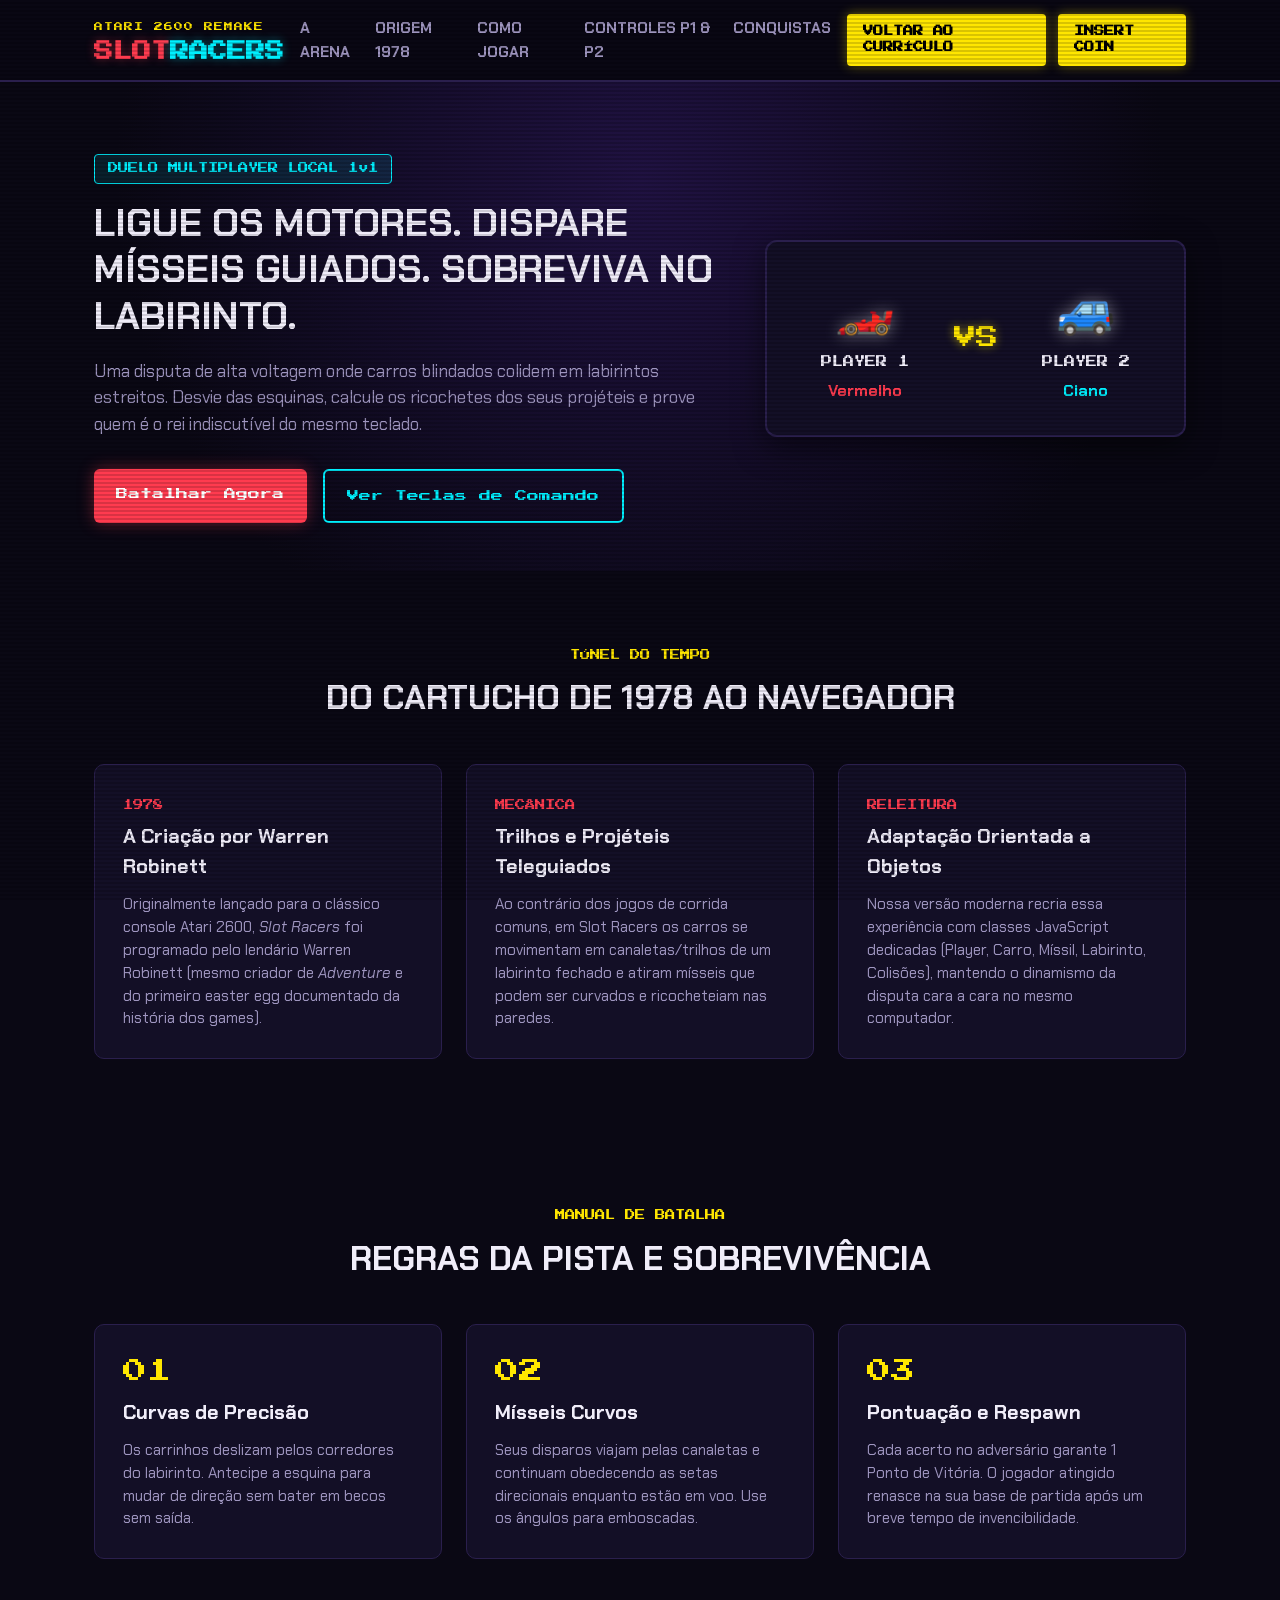
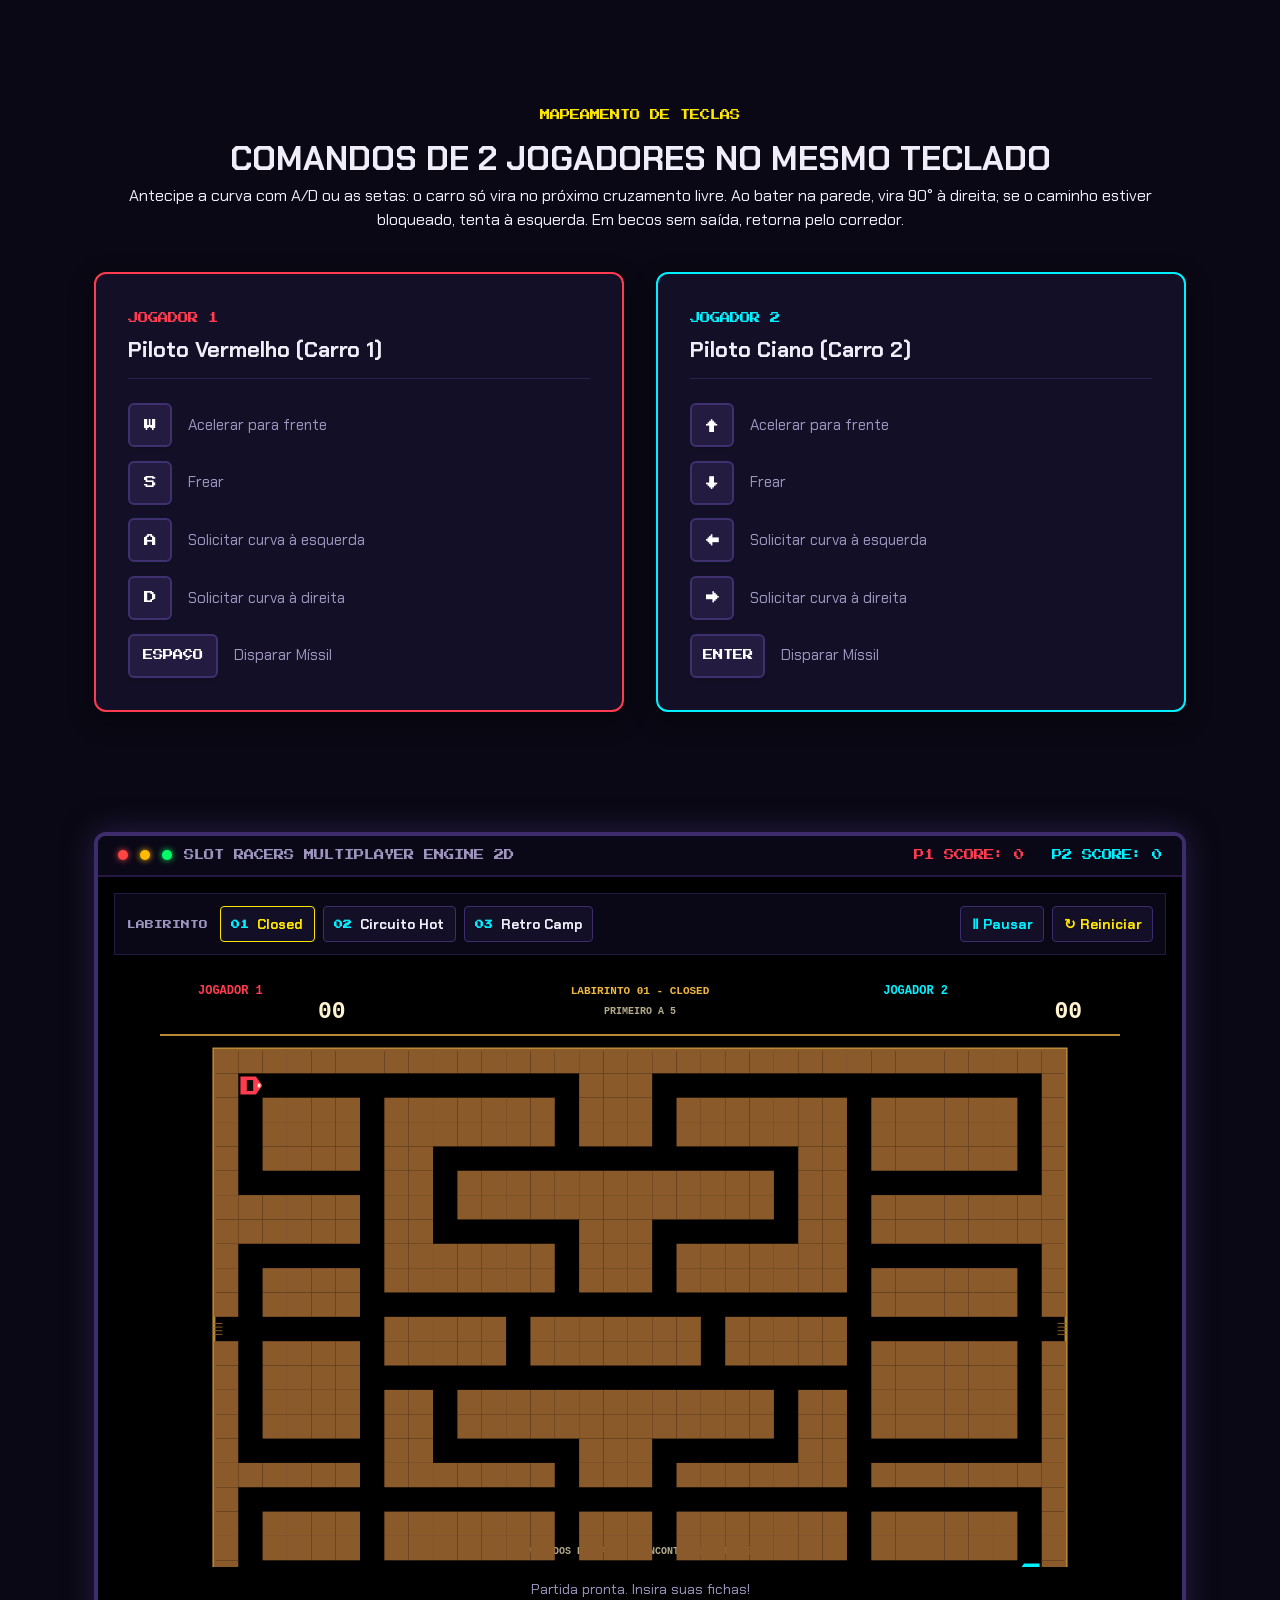
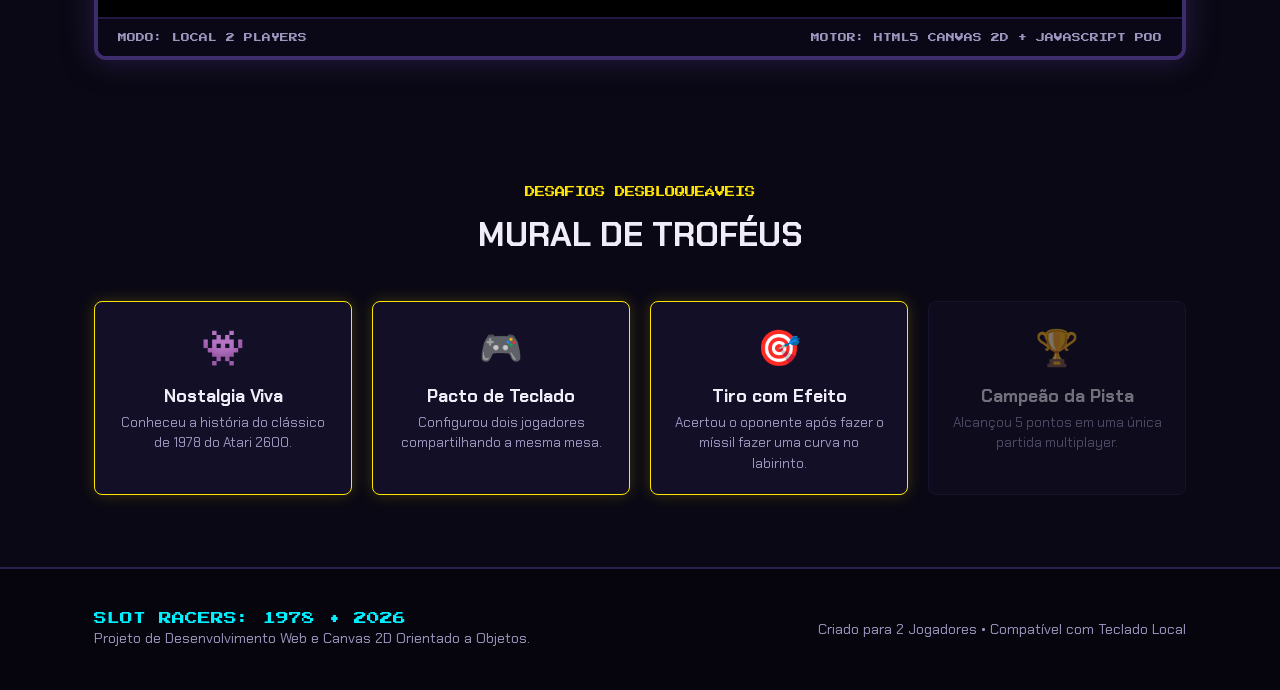
<file: SlotRacers-Web/slot-racers-site-byaleex/index.html>
<!DOCTYPE html>
<html lang="pt-BR">
<head>
  <meta charset="UTF-8">
  <meta name="viewport" content="width=device-width, initial-scale=1.0">
  <title>SLOT RACERS: Arcade Duel — Do Atari 2600 ao Navegador</title>
  <meta name="description" content="Releitura moderna do clássico Slot Racers do Atari 2600 em HTML5 Canvas e Multiplayer Local.">

  <!-- Fonte Arcade e Display do Google Fonts -->
  <link rel="preconnect" href="https://fonts.googleapis.com">
  <link rel="preconnect" href="https://fonts.gstatic.com" crossorigin>
  <link href="https://fonts.googleapis.com/css2?family=Chakra+Petch:wght@500;700;800&family=Press+Start+2P&display=swap" rel="stylesheet">

  <link rel="stylesheet" href="style.css">
</head>
<body>

  <!-- EFEITO CRT / SCANLINE DE FLIPERAMA RETRÔ -->
  <div class="overlay-scanlines" aria-hidden="true"></div>

  <!-- CABEÇALHO GAMIFICADO -->
  <header id="cabecalho-arcade">
    <div class="container container-header">
      <div class="marca-jogo">
        <span class="badge-retro">ATARI 2600 REMAKE</span>
        <h1 class="logo-texto">SLOT<span>RACERS</span></h1>
      </div>

      <nav id="menu-navegacao" aria-label="Navegação do site">
        <ul class="nav-links">
          <li><a href="#arena">A Arena</a></li>
          <li><a href="#historia">Origem 1978</a></li>
          <li><a href="#jogabilidade">Como Jogar</a></li>
          <li><a href="#controles">Controles P1 & P2</a></li>
          <li><a href="#conquistas">Conquistas</a></li>
        </ul>
      </nav>

      <div class="header-actions">
        <a href="../../index.html" class="btn-play-header btn-curriculum">VOLTAR AO CURRÍCULO</a>
        <a href="#arena" class="btn-play-header">INSERT COIN</a>
      </div>
    </div>
  </header>

  <main id="conteudo-principal">

    <!-- SEÇÃO HERO / APRESENTAÇÃO NARRATIVA -->
    <section id="hero" class="secao-hero">
      <div class="container hero-grid">
        <div class="hero-info">
          <span class="tag-alerta">DUELO MULTIPLAYER LOCAL 1v1</span>
          <h2 class="hero-titulo">Ligue os motores. Dispare mísseis guiados. Sobreviva no labirinto.</h2>
          <p class="hero-descricao">
            Uma disputa de alta voltagem onde carros blindados colidem em labirintos estreitos. Desvie das esquinas, calcule os ricochetes dos seus projéteis e prove quem é o rei indiscutível do mesmo teclado.
          </p>
          <div class="hero-acoes">
            <a href="#arena" class="btn-cta primario">Batalhar Agora</a>
            <a href="#controles" class="btn-cta secundario">Ver Teclas de Comando</a>
          </div>
        </div>

        <div class="hero-preview">
          <div class="card-versus">
            <div class="lado-p1">
              <span class="icone-carro">🏎️</span>
              <span class="rotulo-p">PLAYER 1</span>
              <span class="cor-p1">Vermelho</span>
            </div>
            <div class="divisor-vs">VS</div>
            <div class="lado-p2">
              <span class="icone-carro">🚙</span>
              <span class="rotulo-p">PLAYER 2</span>
              <span class="cor-p2">Ciano</span>
            </div>
          </div>
        </div>
      </div>
    </section>

    

    <!-- SEÇÃO HISTÓRICA DO ATARI 2600 -->
    <section id="historia" class="secao-historia">
      <div class="container">
        <div class="cabecalho-bloco">
          <span class="sub-categoria">Túnel do Tempo</span>
          <h2>Do Cartucho de 1978 ao Navegador</h2>
        </div>

        <div class="historia-grid">
          <article class="card-historia">
            <span class="ano-badge">1978</span>
            <h3>A Criação por Warren Robinett</h3>
            <p>
              Originalmente lançado para o clássico console Atari 2600, <em>Slot Racers</em> foi programado pelo lendário Warren Robinett (mesmo criador de <em>Adventure</em> e do primeiro easter egg documentado da história dos games).
            </p>
          </article>

          <article class="card-historia">
            <span class="ano-badge">MECÂNICA</span>
            <h3>Trilhos e Projéteis Teleguiados</h3>
            <p>
              Ao contrário dos jogos de corrida comuns, em Slot Racers os carros se movimentam em canaletas/trilhos de um labirinto fechado e atiram mísseis que podem ser curvados e ricocheteiam nas paredes.
            </p>
          </article>

          <article class="card-historia">
            <span class="ano-badge">RELEITURA</span>
            <h3>Adaptação Orientada a Objetos</h3>
            <p>
              Nossa versão moderna recria essa experiência com classes JavaScript dedicadas (Player, Carro, Míssil, Labirinto, Colisões), mantendo o dinamismo da disputa cara a cara no mesmo computador.
            </p>
          </article>
        </div>
      </div>
    </section>

    <!-- SEÇÃO COMO JOGAR / JOGABILIDADE -->
    <section id="jogabilidade" class="secao-jogabilidade">
      <div class="container">
        <div class="cabecalho-bloco">
          <span class="sub-categoria">Manual de Batalha</span>
          <h2>Regras da Pista e Sobrevivência</h2>
        </div>

        <div class="regras-grid">
          <div class="regra-item">
            <div class="regra-numero">01</div>
            <h4>Curvas de Precisão</h4>
            <p>Os carrinhos deslizam pelos corredores do labirinto. Antecipe a esquina para mudar de direção sem bater em becos sem saída.</p>
          </div>

          <div class="regra-item">
            <div class="regra-numero">02</div>
            <h4>Mísseis Curvos</h4>
            <p>Seus disparos viajam pelas canaletas e continuam obedecendo as setas direcionais enquanto estão em voo. Use os ângulos para emboscadas.</p>
          </div>

          <div class="regra-item">
            <div class="regra-numero">03</div>
            <h4>Pontuação e Respawn</h4>
            <p>Cada acerto no adversário garante 1 Ponto de Vitória. O jogador atingido renasce na sua base de partida após um breve tempo de invencibilidade.</p>
          </div>
        </div>
      </div>
    </section>

    <!-- SEÇÃO CONTROLES MULTIPLAYER LOCAL -->
    <section id="controles" class="secao-controles">
      <div class="container">
        <div class="cabecalho-bloco">
          <span class="sub-categoria">Mapeamento de Teclas</span>
          <h2>Comandos de 2 Jogadores no Mesmo Teclado</h2>
          <p>Antecipe a curva com A/D ou as setas: o carro só vira no próximo cruzamento livre. Ao bater na parede, vira 90° à direita; se o caminho estiver bloqueado, tenta à esquerda. Em becos sem saída, retorna pelo corredor.</p>
        </div>

        <div class="grid-jogadores">
          <!-- CARD PLAYER 1 -->
          <div class="card-player player1">
            <div class="cabecalho-player">
              <span class="player-tag">JOGADOR 1</span>
              <h3>Piloto Vermelho (Carro 1)</h3>
            </div>
            <div class="teclas-grid">
              <div class="tecla-linha">
                <span class="tecla-box">W</span>
                <span class="funcao-texto">Acelerar para frente</span>
              </div>
              <div class="tecla-linha">
                <span class="tecla-box">S</span>
                <span class="funcao-texto">Frear</span>
              </div>
              <div class="tecla-linha">
                <span class="tecla-box">A</span>
                <span class="funcao-texto">Solicitar curva à esquerda</span>
              </div>
              <div class="tecla-linha">
                <span class="tecla-box">D</span>
                <span class="funcao-texto">Solicitar curva à direita</span>
              </div>
              <div class="tecla-linha acao">
                <span class="tecla-box barra-espaco">ESPAÇO</span>
                <span class="funcao-texto">Disparar Míssil</span>
              </div>
            </div>
          </div>

          <!-- CARD PLAYER 2 -->
          <div class="card-player player2">
            <div class="cabecalho-player">
              <span class="player-tag">JOGADOR 2</span>
              <h3>Piloto Ciano (Carro 2)</h3>
            </div>
            <div class="teclas-grid">
              <div class="tecla-linha">
                <span class="tecla-box">↑</span>
                <span class="funcao-texto">Acelerar para frente</span>
              </div>
              <div class="tecla-linha">
                <span class="tecla-box">↓</span>
                <span class="funcao-texto">Frear</span>
              </div>
              <div class="tecla-linha">
                <span class="tecla-box">←</span>
                <span class="funcao-texto">Solicitar curva à esquerda</span>
              </div>
              <div class="tecla-linha">
                <span class="tecla-box">→</span>
                <span class="funcao-texto">Solicitar curva à direita</span>
              </div>
              <div class="tecla-linha acao">
                <span class="tecla-box tecla-enter">ENTER</span>
                <span class="funcao-texto">Disparar Míssil</span>
              </div>
            </div>
          </div>
        </div>
      </div>
    </section>

    <!-- SEÇÃO ARENA DO JOGO (ONDE FICA O CANVAS) -->
    <section id="arena" class="secao-arena">
      <div class="container">
        <div class="moldura-arcade">
          <div class="arcade-topo">
            <span class="led red"></span>
            <span class="led yellow"></span>
            <span class="led green"></span>
            <span class="arcade-title">SLOT RACERS MULTIPLAYER ENGINE 2D</span>
            <span class="score-p1" id="display-p1">P1 SCORE: 0</span>
            <span class="score-p2" id="display-p2">P2 SCORE: 0</span>
          </div>

          <!-- ÁREA DO JOGO -->
          <div class="canvas-screen" id="container-jogo-canvas">
            <div class="game-toolbar">
              <div class="maze-picker" role="group" aria-label="Escolha do labirinto">
                <span class="toolbar-label">LABIRINTO</span>
                <button class="maze-button is-active" type="button" data-maze="0" aria-pressed="true">
                  <span class="maze-number">01</span> Closed
                </button>
                <button class="maze-button" type="button" data-maze="1" aria-pressed="false">
                  <span class="maze-number">02</span> Circuito Hot
                </button>
                <button class="maze-button" type="button" data-maze="2" aria-pressed="false">
                  <span class="maze-number">03</span> Retro Camp
                </button>
              </div>
              <div class="game-actions">
                <button class="action-button" id="pauseButton" type="button" aria-pressed="false" aria-label="Pausar jogo">Ⅱ <span>Pausar</span></button>
                <button class="action-button restart-button" id="restartButton" type="button" aria-label="Reiniciar partida">↻ <span>Reiniciar</span></button>
              </div>
            </div>

            <canvas id="gameCanvas" width="960" height="600" tabindex="0" role="img" aria-label="Slot Racers para dois jogadores. Use o teclado para controlar os carros.">
              Seu navegador não suporta a tag HTML5 Canvas.
            </canvas>
            <p class="game-status" id="gameStatus" role="status" aria-live="polite">Partida pronta. Insira suas fichas!</p>
          </div>

          <div class="arcade-base">
            <span>MODO: LOCAL 2 PLAYERS</span>
            <span>MOTOR: HTML5 CANVAS 2D + JAVASCRIPT POO</span>
          </div>
        </div>
      </div>
    </section>

    <!-- SEÇÃO GAMIFICADA DE CONQUISTAS (ACHIEVEMENTS) -->
    <section id="conquistas" class="secao-conquistas">
      <div class="container">
        <div class="cabecalho-bloco">
          <span class="sub-categoria">Desafios Desbloqueáveis</span>
          <h2>Mural de Troféus</h2>
        </div>

        <div class="grid-achievements" id="achievements-lista">
          <div class="card-trofeu desbloqueado" id="ach-1">
            <span class="trofeu-icone">👾</span>
            <h4>Nostalgia Viva</h4>
            <p>Conheceu a história do clássico de 1978 do Atari 2600.</p>
          </div>

          <div class="card-trofeu desbloqueado" id="ach-2">
            <span class="trofeu-icone">🎮</span>
            <h4>Pacto de Teclado</h4>
            <p>Configurou dois jogadores compartilhando a mesma mesa.</p>
          </div>

          <div class="card-trofeu" id="ach-3">
            <span class="trofeu-icone">🎯</span>
            <h4>Tiro com Efeito</h4>
            <p>Acertou o oponente após fazer o míssil fazer uma curva no labirinto.</p>
          </div>

          <div class="card-trofeu" id="ach-4">
            <span class="trofeu-icone">🏆</span>
            <h4>Campeão da Pista</h4>
            <p>Alcançou 5 pontos em uma única partida multiplayer.</p>
          </div>
        </div>
      </div>
    </section>

  </main>

  <!-- RODAPÉ GAMIFICADO -->
  <footer id="rodape-arcade">
    <div class="container footer-content">
      <div class="footer-left">
        <p class="arcade-brand">SLOT RACERS: 1978 &bull; 2026</p>
        <p>Projeto de Desenvolvimento Web e Canvas 2D Orientado a Objetos.</p>
      </div>
      <div class="footer-right">
        <p>Criado para 2 Jogadores &bull; Compatível com Teclado Local</p>
      </div>
    </div>
  </footer>

  <audio id="music" src="../audio/music.wav" loop preload="auto"></audio>
  <audio id="shotp1" src="../audio/shotp1.wav" preload="auto"></audio>
  <audio id="shotp2" src="../audio/shotp2.mp3" preload="auto"></audio>

  <script src="../js/game.js" defer></script>
  <script src="script.js"></script>
</body>
</html>
</file>
<file: SlotRacers-Web/slot-racers-site-byaleex/style.css>
/* ==========================================================================
   PALETA GAMER RETRO-FUTURISTA E RESET
   ========================================================================== */
:root {
  --bg-dark: #0a0814;
  --bg-card: #130f26;
  --bg-card-border: #2a1f4d;
  --p1-red: #ff3b4f;
  --p1-glow: rgba(255, 59, 79, 0.4);
  --p2-cyan: #00f0ff;
  --p2-glow: rgba(0, 240, 255, 0.4);
  --arcade-yellow: #ffe600;
  --text-main: #f0edf9;
  --text-muted: #9f96c0;
  --font-retro: 'Press Start 2P', monospace;
  --font-body: 'Chakra Petch', sans-serif;
  --transicao: all 0.2s cubic-bezier(0.175, 0.885, 0.32, 1.275);
}

* {
  margin: 0;
  padding: 0;
  box-sizing: border-box;
}

html {
  scroll-behavior: smooth;
  font-family: var(--font-body);
  background-color: var(--bg-dark);
  color: var(--text-main);
}

body {
  overflow-x: hidden;
  position: relative;
  line-height: 1.5;
}

/* ==========================================================================
   EFEITO CRT SCANLINES RETRÔ
   ========================================================================== */
.overlay-scanlines {
  position: fixed;
  top: 0;
  left: 0;
  width: 100vw;
  height: 100vh;
  background: linear-gradient(
    rgba(18, 16, 16, 0) 50%, 
    rgba(0, 0, 0, 0.25) 50%
  );
  background-size: 100% 4px;
  z-index: 999;
  pointer-events: none;
  opacity: 0.6;
}

.container {
  max-width: 1140px;
  margin: 0 auto;
  padding: 0 1.5rem;
}

/* ==========================================================================
   CABEÇALHO
   ========================================================================== */
#cabecalho-arcade {
  background: rgba(10, 8, 20, 0.95);
  border-bottom: 2px solid var(--bg-card-border);
  position: sticky;
  top: 0;
  z-index: 100;
  backdrop-filter: blur(10px);
  padding: 0.85rem 0;
}

.container-header {
  display: flex;
  justify-content: space-between;
  align-items: center;
  gap: 1rem;
}

.header-actions {
  display: flex;
  align-items: center;
  gap: 0.75rem;
}

.btn-curriculum {
  background: var(--p2-cyan);
  box-shadow: 0 0 12px var(--p2-glow);
}

.badge-retro {
  font-family: var(--font-retro);
  font-size: 0.55rem;
  color: var(--arcade-yellow);
  letter-spacing: 1px;
}

.logo-texto {
  font-family: var(--font-retro);
  font-size: 1.2rem;
  color: var(--p1-red);
  text-shadow: 0 0 10px var(--p1-glow);
}

.logo-texto span {
  color: var(--p2-cyan);
  text-shadow: 0 0 10px var(--p2-glow);
}

.nav-links {
  display: flex;
  list-style: none;
  gap: 1.25rem;
}

.nav-links a {
  text-decoration: none;
  color: var(--text-muted);
  font-weight: 700;
  font-size: 0.95rem;
  text-transform: uppercase;
  transition: var(--transicao);
}

.nav-links a:hover {
  color: var(--arcade-yellow);
  text-shadow: 0 0 8px rgba(255, 230, 0, 0.6);
}

.btn-play-header {
  font-family: var(--font-retro);
  font-size: 0.65rem;
  background: var(--arcade-yellow);
  color: #000;
  padding: 0.65rem 1rem;
  text-decoration: none;
  border-radius: 4px;
  font-weight: 700;
  box-shadow: 0 0 12px rgba(255, 230, 0, 0.4);
  transition: var(--transicao);
}

.btn-play-header:hover {
  transform: scale(1.05);
  background: #fff;
}

/* ==========================================================================
   SEÇÃO HERO
   ========================================================================== */
.secao-hero {
  padding: 4.5rem 0 3rem;
  background: radial-gradient(circle at 50% 20%, #201242 0%, var(--bg-dark) 70%);
}

.hero-grid {
  display: grid;
  grid-template-columns: 1.2fr 0.8fr;
  align-items: center;
  gap: 2.5rem;
}

.tag-alerta {
  display: inline-block;
  font-family: var(--font-retro);
  font-size: 0.65rem;
  color: var(--p2-cyan);
  background: rgba(0, 240, 255, 0.1);
  padding: 0.4rem 0.8rem;
  border: 1px solid var(--p2-cyan);
  border-radius: 4px;
  margin-bottom: 1rem;
}

.hero-titulo {
  font-size: 2.4rem;
  line-height: 1.2;
  font-weight: 800;
  margin-bottom: 1.2rem;
  text-transform: uppercase;
}

.hero-descricao {
  font-size: 1.1rem;
  color: var(--text-muted);
  margin-bottom: 2rem;
}

.hero-acoes {
  display: flex;
  gap: 1rem;
}

.btn-cta {
  font-family: var(--font-retro);
  font-size: 0.75rem;
  padding: 1rem 1.4rem;
  text-decoration: none;
  border-radius: 6px;
  transition: var(--transicao);
  display: inline-block;
}

.btn-cta.primario {
  background: var(--p1-red);
  color: #fff;
  box-shadow: 0 0 16px var(--p1-glow);
}

.btn-cta.primario:hover {
  transform: translateY(-3px);
  background: #ff5968;
}

.btn-cta.secundario {
  background: transparent;
  color: var(--p2-cyan);
  border: 2px solid var(--p2-cyan);
}

.btn-cta.secundario:hover {
  background: rgba(0, 240, 255, 0.1);
  transform: translateY(-3px);
}

/* Card Versus */
.card-versus {
  background: var(--bg-card);
  border: 2px solid var(--bg-card-border);
  border-radius: 12px;
  padding: 2rem;
  display: flex;
  justify-content: space-around;
  align-items: center;
  box-shadow: 0 10px 30px rgba(0,0,0,0.5);
}

.lado-p1, .lado-p2 {
  display: flex;
  flex-direction: column;
  align-items: center;
  gap: 0.5rem;
}

.icone-carro {
  font-size: 3rem;
  filter: drop-shadow(0 0 8px rgba(255,255,255,0.4));
}

.rotulo-p {
  font-family: var(--font-retro);
  font-size: 0.7rem;
}

.cor-p1 {
  color: var(--p1-red);
  font-weight: 800;
}

.cor-p2 {
  color: var(--p2-cyan);
  font-weight: 800;
}

.divisor-vs {
  font-family: var(--font-retro);
  font-size: 1.4rem;
  color: var(--arcade-yellow);
  text-shadow: 0 0 10px rgba(255, 230, 0, 0.6);
}

/* ==========================================================================
   SEÇÃO ARENA (MOLDURA DO CANVAS)
   ========================================================================== */
.secao-arena {
  padding: 3rem 0;
}

.moldura-arcade {
  background: #110d24;
  border: 4px solid #3d2d6d;
  border-radius: 12px;
  box-shadow: 0 0 30px rgba(61, 45, 109, 0.6);
  overflow: hidden;
}

.arcade-topo {
  background: #0a0817;
  padding: 0.75rem 1.25rem;
  display: flex;
  align-items: center;
  gap: 0.75rem;
  border-bottom: 2px solid #231942;
  font-family: var(--font-retro);
  font-size: 0.65rem;
}

.led {
  width: 10px;
  height: 10px;
  border-radius: 50%;
}

.led.red { background: #ff4444; box-shadow: 0 0 6px #ff4444; }
.led.yellow { background: #ffbb00; box-shadow: 0 0 6px #ffbb00; }
.led.green { background: #00ff66; box-shadow: 0 0 6px #00ff66; }

.arcade-title {
  color: var(--text-muted);
  flex-grow: 1;
}

.score-p1 { color: var(--p1-red); margin-right: 1rem; }
.score-p2 { color: var(--p2-cyan); }

.canvas-screen {
  position: relative;
  background: #000;
  display: flex;
  flex-direction: column;
  justify-content: center;
  align-items: center;
  padding: 1rem;
  gap: 0.75rem;
}

#gameCanvas {
  display: block;
  width: 100%;
  max-width: 960px;
  height: auto;
  background-color: #05040a;
}

.game-toolbar,
.maze-picker,
.game-actions {
  display: flex;
  align-items: center;
}

.game-toolbar {
  width: 100%;
  justify-content: space-between;
  gap: 0.75rem;
  flex-wrap: wrap;
  padding: 0.75rem;
  background: #0a0817;
  border: 1px solid #231942;
}

.maze-picker,
.game-actions {
  gap: 0.5rem;
  flex-wrap: wrap;
}

.toolbar-label,
.maze-number {
  font-family: var(--font-retro);
  font-size: 0.55rem;
}

.toolbar-label {
  color: var(--text-muted);
  margin-right: 0.25rem;
}

.maze-button,
.action-button {
  min-height: 2.25rem;
  padding: 0.4rem 0.65rem;
  border: 1px solid #3d2d6d;
  border-radius: 4px;
  background: #130f26;
  color: var(--text-main);
  cursor: pointer;
  font-family: var(--font-body);
  font-size: 0.85rem;
  font-weight: 700;
}

.maze-button:hover,
.action-button:hover {
  border-color: var(--p2-cyan);
}

.maze-button.is-active {
  border-color: var(--arcade-yellow);
  color: var(--arcade-yellow);
}

.maze-number {
  margin-right: 0.25rem;
  color: var(--p2-cyan);
}

.action-button {
  color: var(--p2-cyan);
}

.restart-button {
  color: var(--arcade-yellow);
}

.game-status {
  width: 100%;
  margin: 0;
  color: var(--text-muted);
  font-size: 0.9rem;
  text-align: center;
}

.arcade-base {
  background: #0a0817;
  padding: 0.75rem 1.25rem;
  border-top: 2px solid #231942;
  display: flex;
  justify-content: space-between;
  font-family: var(--font-retro);
  font-size: 0.55rem;
  color: var(--text-muted);
}

/* ==========================================================================
   SEÇÕES GERAIS (HISTÓRIA, JOGABILIDADE, CONTROLES)
   ========================================================================== */
.secao-historia, .secao-jogabilidade, .secao-controles, .secao-conquistas {
  padding: 4.5rem 0;
}

.cabecalho-bloco {
  text-align: center;
  margin-bottom: 2.5rem;
}

.sub-categoria {
  font-family: var(--font-retro);
  font-size: 0.65rem;
  color: var(--arcade-yellow);
  text-transform: uppercase;
}

.cabecalho-bloco h2 {
  font-size: 2.1rem;
  text-transform: uppercase;
  margin-top: 0.4rem;
}

.historia-grid, .regras-grid {
  display: grid;
  grid-template-columns: repeat(auto-fit, minmax(300px, 1fr));
  gap: 1.5rem;
}

.card-historia, .regra-item {
  background: var(--bg-card);
  border: 1px solid var(--bg-card-border);
  border-radius: 10px;
  padding: 1.75rem;
  transition: var(--transicao);
}

.card-historia:hover, .regra-item:hover {
  transform: translateY(-5px);
  border-color: var(--p2-cyan);
}

.ano-badge {
  font-family: var(--font-retro);
  font-size: 0.65rem;
  color: var(--p1-red);
  margin-bottom: 0.5rem;
  display: inline-block;
}

.regra-numero {
  font-family: var(--font-retro);
  font-size: 1.5rem;
  color: var(--arcade-yellow);
  margin-bottom: 0.5rem;
}

.card-historia h3, .regra-item h4 {
  font-size: 1.25rem;
  margin-bottom: 0.75rem;
}

.card-historia p, .regra-item p {
  color: var(--text-muted);
  font-size: 0.95rem;
}

/* ==========================================================================
   CARDS DE CONTROLES (PLAYER 1 & PLAYER 2)
   ========================================================================== */
.grid-jogadores {
  display: grid;
  grid-template-columns: repeat(auto-fit, minmax(320px, 1fr));
  gap: 2rem;
}

.card-player {
  background: var(--bg-card);
  border-radius: 12px;
  padding: 2rem;
  box-shadow: 0 8px 25px rgba(0,0,0,0.4);
}

.card-player.player1 {
  border: 2px solid var(--p1-red);
}

.card-player.player2 {
  border: 2px solid var(--p2-cyan);
}

.cabecalho-player {
  margin-bottom: 1.5rem;
  border-bottom: 1px solid var(--bg-card-border);
  padding-bottom: 0.75rem;
}

.player-tag {
  font-family: var(--font-retro);
  font-size: 0.65rem;
}

.player1 .player-tag { color: var(--p1-red); }
.player2 .player-tag { color: var(--p2-cyan); }

.card-player h3 {
  font-size: 1.35rem;
  margin-top: 0.25rem;
}

.teclas-grid {
  display: flex;
  flex-direction: column;
  gap: 0.85rem;
}

.tecla-linha {
  display: flex;
  align-items: center;
  gap: 1rem;
}

.tecla-box {
  background: #231b40;
  border: 2px solid #3f3170;
  box-shadow: 0 4px 0 #120e23;
  color: #fff;
  font-family: var(--font-retro);
  font-size: 0.8rem;
  width: 44px;
  height: 44px;
  display: flex;
  justify-content: center;
  align-items: center;
  border-radius: 6px;
  flex-shrink: 0;
}

.tecla-box.barra-espaco {
  width: 90px;
  font-size: 0.65rem;
}

.tecla-box.tecla-enter {
  width: 75px;
  font-size: 0.65rem;
}

.funcao-texto {
  font-size: 0.95rem;
  color: var(--text-muted);
}

/* ==========================================================================
   CONQUISTAS / ACHIEVEMENTS
   ========================================================================== */
.grid-achievements {
  display: grid;
  grid-template-columns: repeat(auto-fit, minmax(240px, 1fr));
  gap: 1.25rem;
}

.card-trofeu {
  background: var(--bg-card);
  border: 1px solid var(--bg-card-border);
  padding: 1.25rem;
  border-radius: 8px;
  text-align: center;
  opacity: 0.45;
  transition: var(--transicao);
}

.card-trofeu.desbloqueado {
  opacity: 1;
  border-color: var(--arcade-yellow);
  box-shadow: 0 0 15px rgba(255, 230, 0, 0.2);
}

.trofeu-icone {
  font-size: 2.2rem;
  display: block;
  margin-bottom: 0.5rem;
}

.card-trofeu h4 {
  font-size: 1.1rem;
  margin-bottom: 0.25rem;
}

.card-trofeu p {
  font-size: 0.85rem;
  color: var(--text-muted);
}

/* ==========================================================================
   RODAPÉ
   ========================================================================== */
#rodape-arcade {
  background: #06040d;
  border-top: 2px solid var(--bg-card-border);
  padding: 2.5rem 0;
  font-size: 0.9rem;
  color: var(--text-muted);
}

.footer-content {
  display: flex;
  justify-content: space-between;
  align-items: center;
  flex-wrap: wrap;
  gap: 1rem;
}

.arcade-brand {
  font-family: var(--font-retro);
  font-size: 0.8rem;
  color: var(--p2-cyan);
}

/* ==========================================================================
   RESPONSIVIDADE
   ========================================================================== */
@media (max-width: 868px) {
  .hero-grid {
    grid-template-columns: 1fr;
    text-align: center;
  }

  .header-actions {
    flex-wrap: wrap;
    justify-content: center;
  }

  .hero-acoes {
    justify-content: center;
  }

  .container-header {
    flex-direction: column;
    gap: 0.8rem;
  }

  .nav-links {
    flex-wrap: wrap;
    justify-content: center;
    gap: 0.75rem;
  }

  .hero-titulo {
    font-size: 1.8rem;
  }
}

@media (max-width: 600px) {
  .canvas-screen {
    padding: 0.5rem;
  }

  .game-toolbar {
    justify-content: center;
  }

  .arcade-topo {
    flex-wrap: wrap;
  }

  .arcade-title {
    min-width: calc(100% - 5rem);
  }

  .arcade-base {
    flex-direction: column;
    gap: 0.5rem;
    text-align: center;
  }
}
</file>
